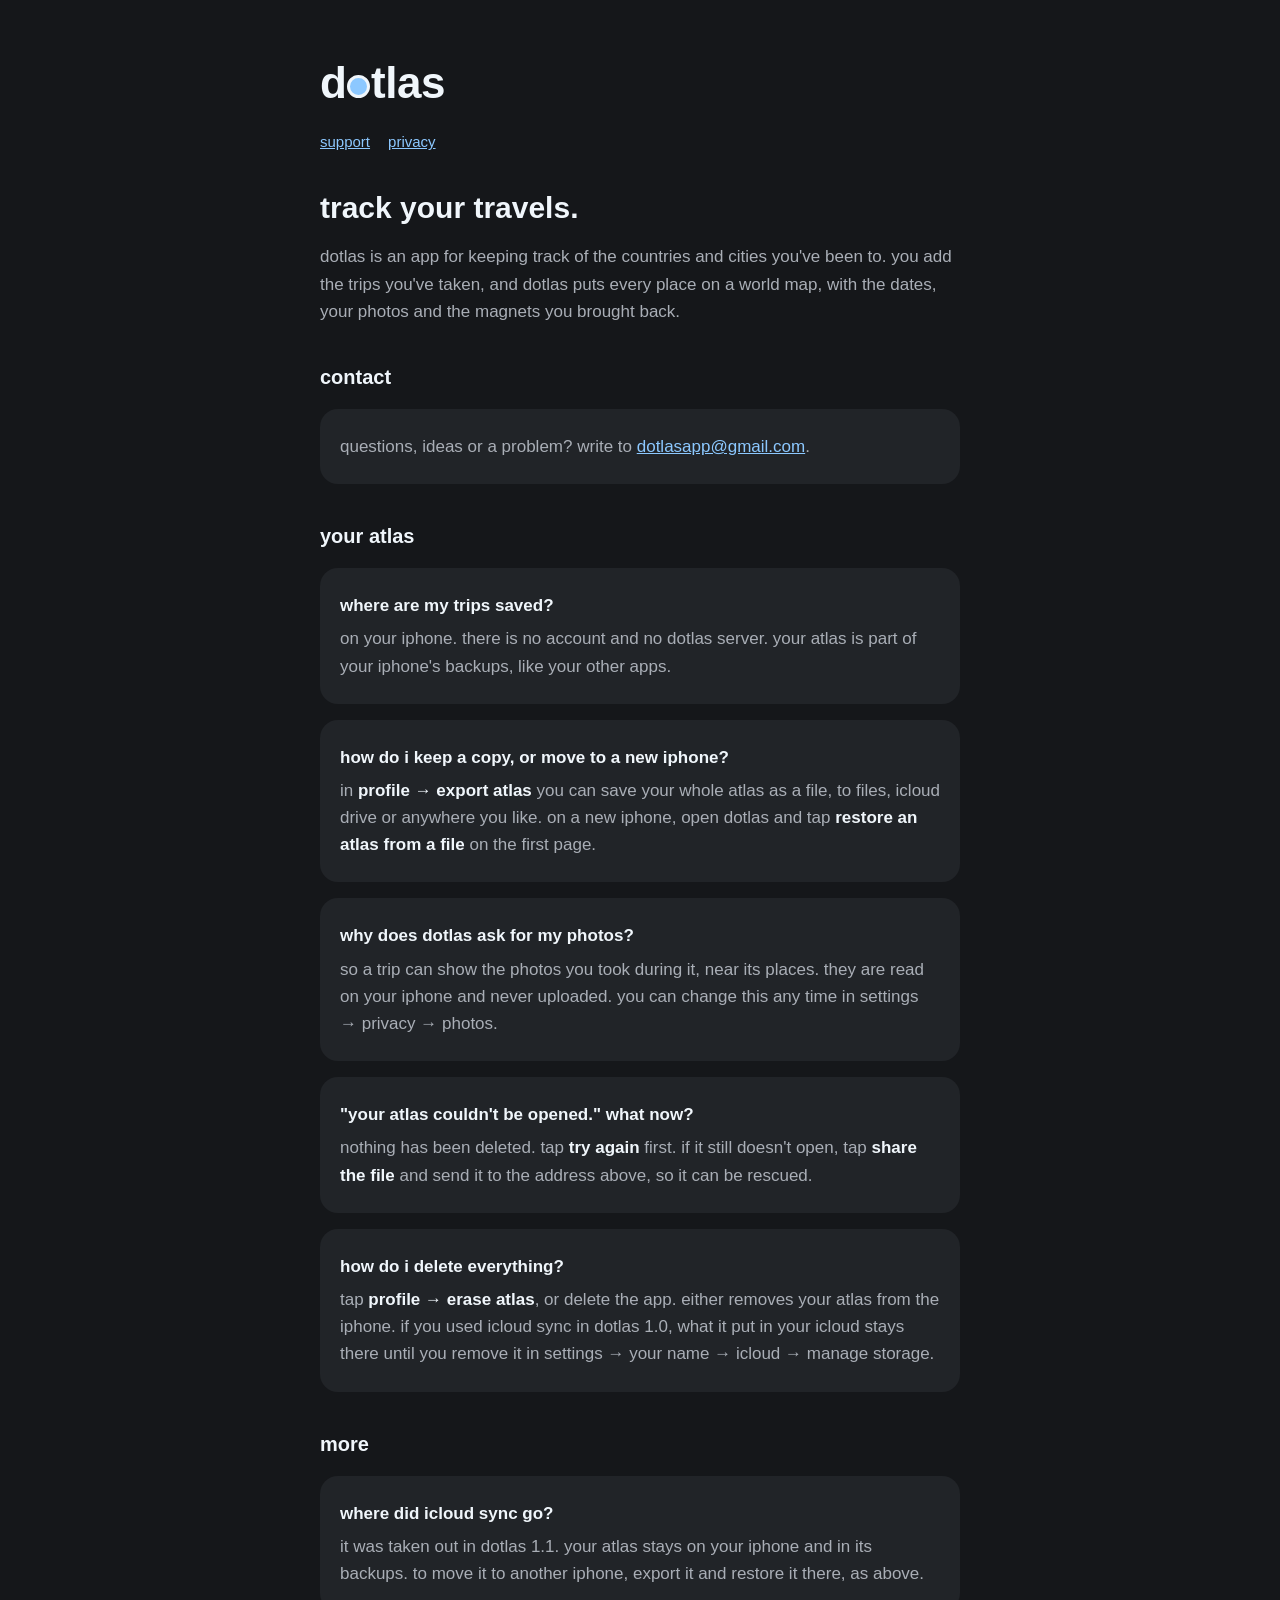
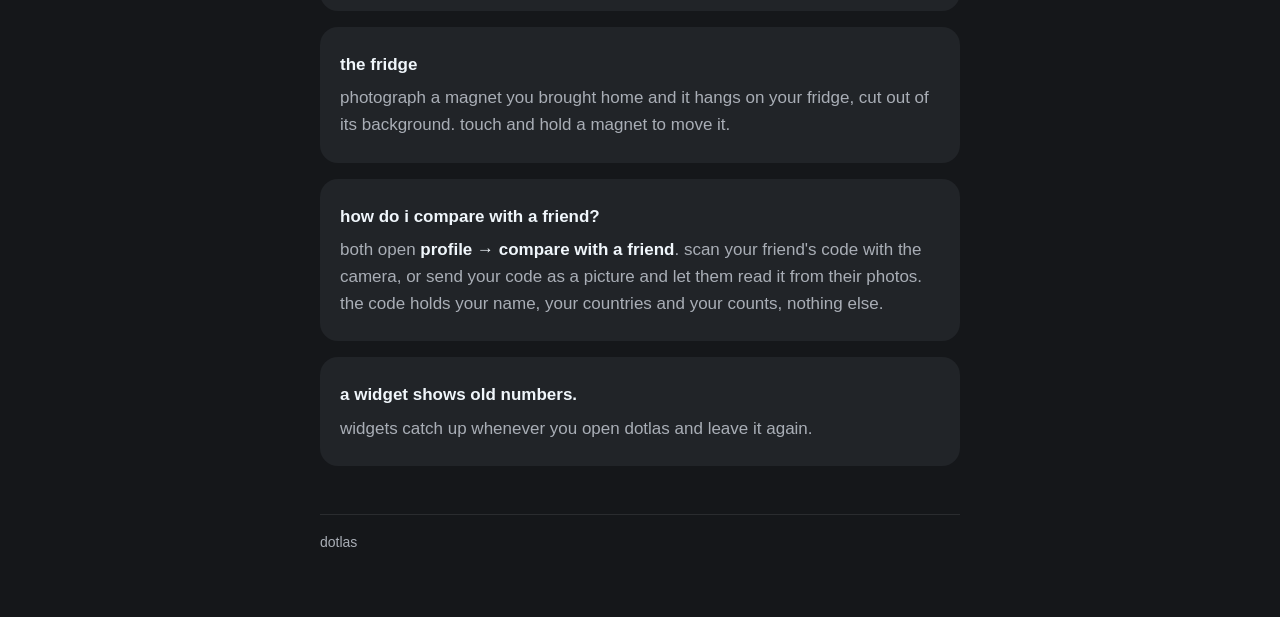
<file: index.html>
<!doctype html>
<html lang="en">
<head>
  <meta charset="utf-8">
  <meta name="viewport" content="width=device-width, initial-scale=1">
  <meta name="color-scheme" content="dark">
  <meta name="theme-color" content="#15171a">
  <title>dotlas · support</title>
  <meta name="description" content="dotlas. track your travels. help and contact.">
  <link rel="stylesheet" href="style.css">
</head>
<body>
<main>
  <p class="wordmark">d<span class="dot"></span>tlas</p>
  <nav><a href="./">support</a><a href="privacy.html">privacy</a></nav>

  <h1>track your travels.</h1>
  <p>dotlas is an app for keeping track of the countries and cities you've been to. you add the trips you've taken, and dotlas puts every place on a world map, with the dates, your photos and the magnets you brought back.</p>

  <h2>contact</h2>
  <div class="card">
    <p>questions, ideas or a problem? write to <a href="mailto:dotlasapp@gmail.com">dotlasapp@gmail.com</a>.</p>
  </div>

  <h2>your atlas</h2>

  <div class="card">
    <p><strong>where are my trips saved?</strong></p>
    <p>on your iphone. there is no account and no dotlas server. your atlas is part of your iphone's backups, like your other apps.</p>
  </div>

  <div class="card">
    <p><strong>how do i keep a copy, or move to a new iphone?</strong></p>
    <p>in <strong>profile → export atlas</strong> you can save your whole atlas as a file, to files, icloud drive or anywhere you like. on a new iphone, open dotlas and tap <strong>restore an atlas from a file</strong> on the first page.</p>
  </div>

  <div class="card">
    <p><strong>why does dotlas ask for my photos?</strong></p>
    <p>so a trip can show the photos you took during it, near its places. they are read on your iphone and never uploaded. you can change this any time in settings → privacy → photos.</p>
  </div>

  <div class="card">
    <p><strong>"your atlas couldn't be opened." what now?</strong></p>
    <p>nothing has been deleted. tap <strong>try again</strong> first. if it still doesn't open, tap <strong>share the file</strong> and send it to the address above, so it can be rescued.</p>
  </div>

  <div class="card">
    <p><strong>how do i delete everything?</strong></p>
    <p>tap <strong>profile → erase atlas</strong>, or delete the app. either removes your atlas from the iphone. if you used icloud sync in dotlas 1.0, what it put in your icloud stays there until you remove it in settings → your name → icloud → manage storage.</p>
  </div>

  <h2>more</h2>

  <div class="card">
    <p><strong>where did icloud sync go?</strong></p>
    <p>it was taken out in dotlas 1.1. your atlas stays on your iphone and in its backups. to move it to another iphone, export it and restore it there, as above.</p>
  </div>

  <div class="card">
    <p><strong>the fridge</strong></p>
    <p>photograph a magnet you brought home and it hangs on your fridge, cut out of its background. touch and hold a magnet to move it.</p>
  </div>

  <div class="card">
    <p><strong>how do i compare with a friend?</strong></p>
    <p>both open <strong>profile → compare with a friend</strong>. scan your friend's code with the camera, or send your code as a picture and let them read it from their photos. the code holds your name, your countries and your counts, nothing else.</p>
  </div>

  <div class="card">
    <p><strong>a widget shows old numbers.</strong></p>
    <p>widgets catch up whenever you open dotlas and leave it again.</p>
  </div>

  <footer>dotlas</footer>
</main>
</body>
</html>
</file>
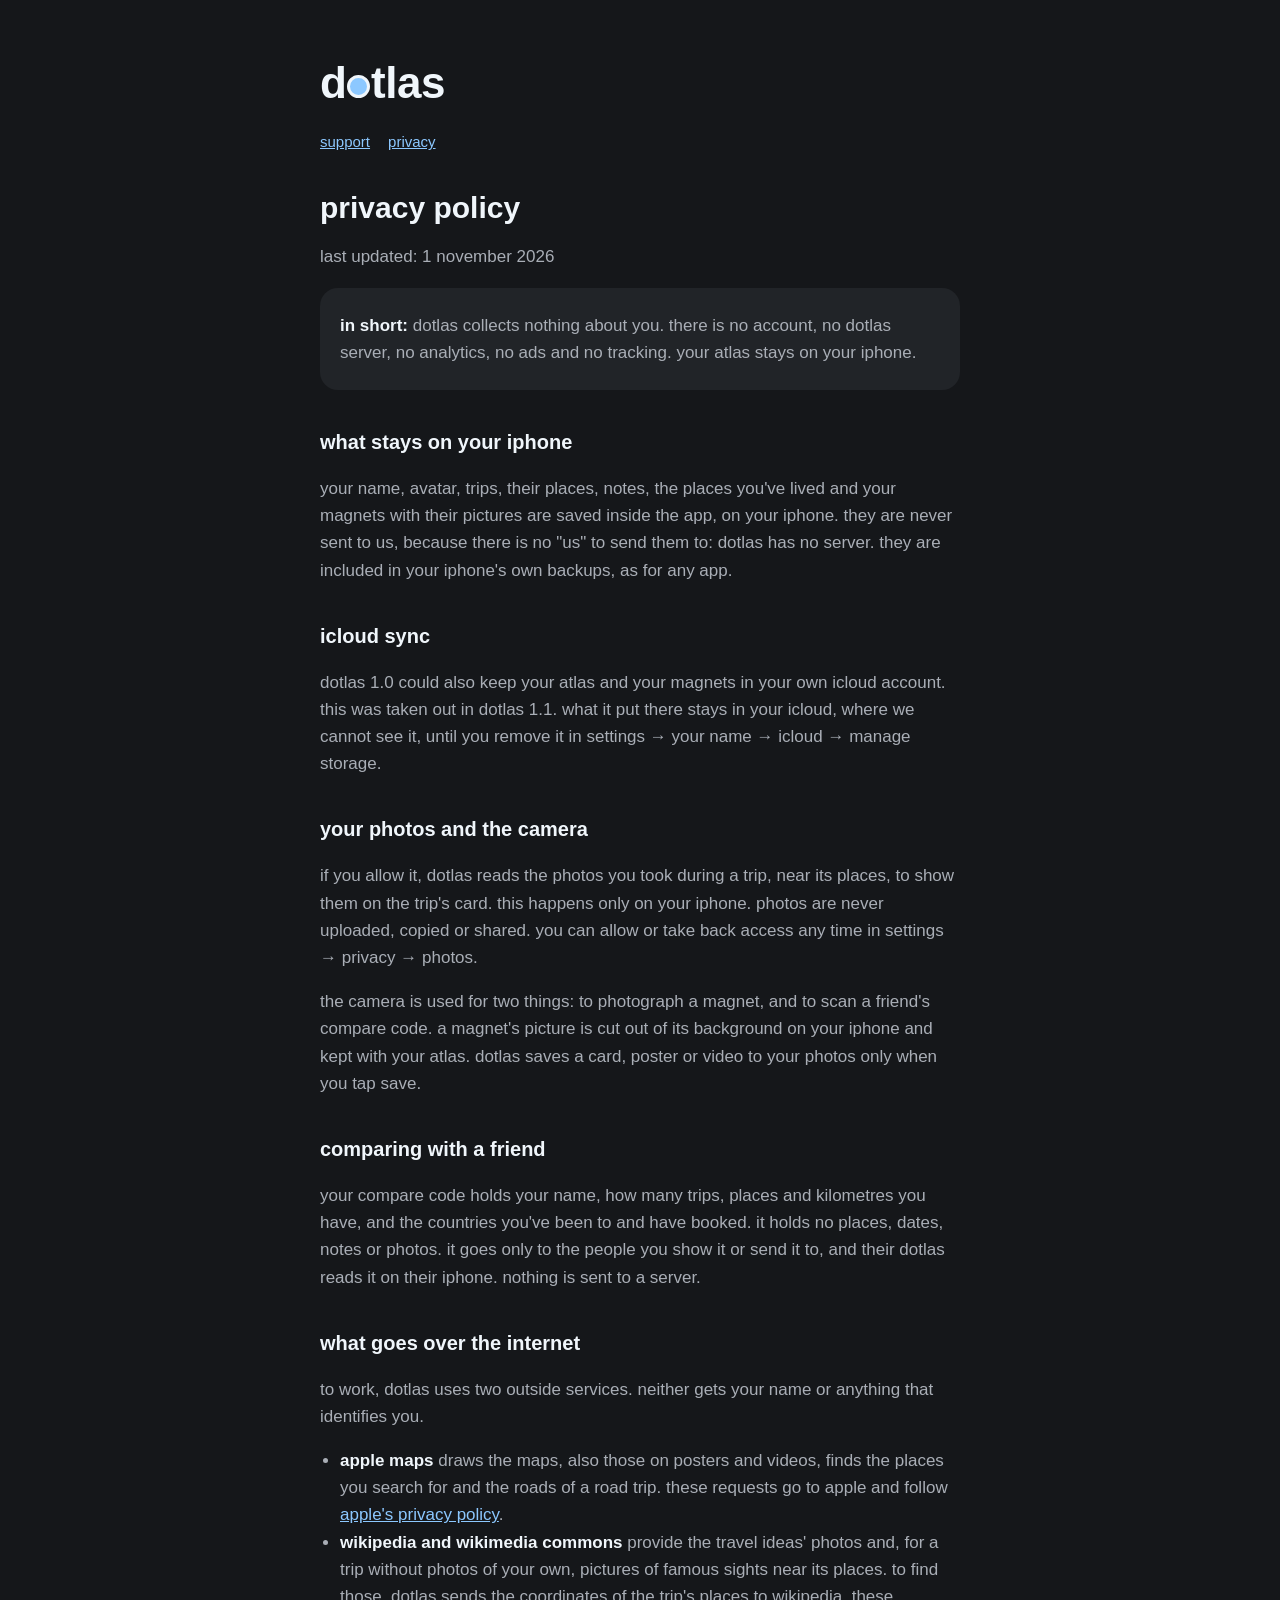
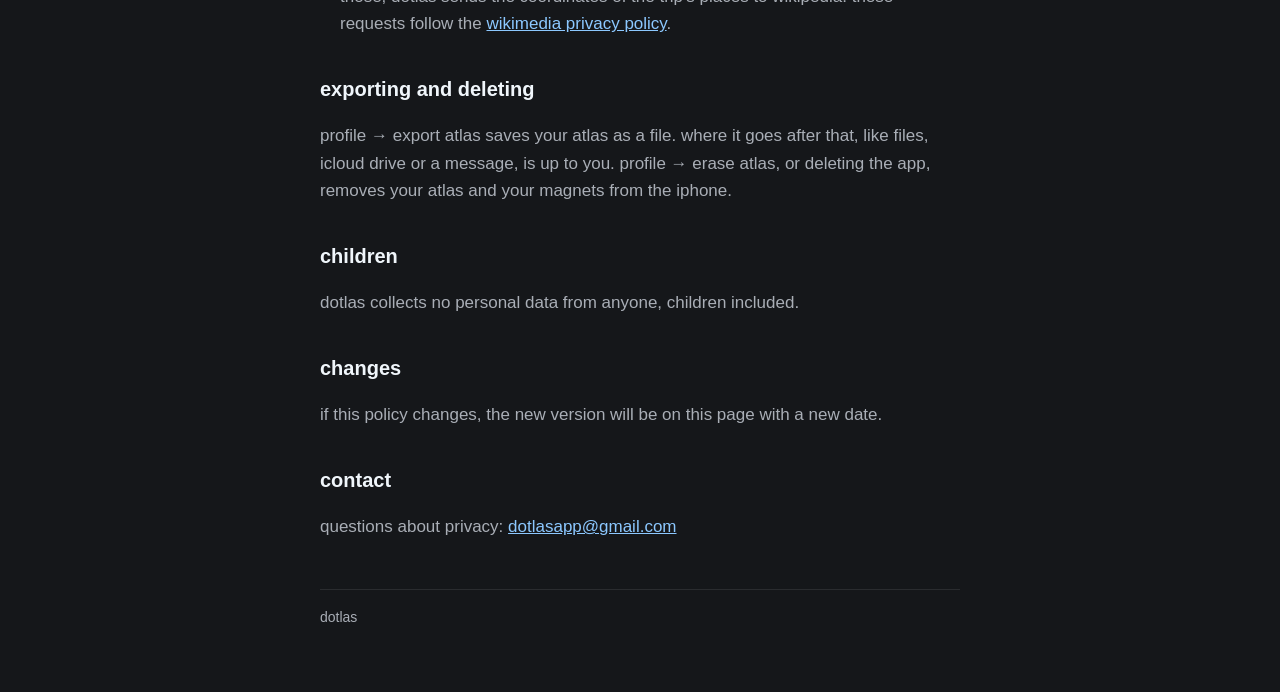
<file: privacy.html>
<!doctype html>
<html lang="en">
<head>
  <meta charset="utf-8">
  <meta name="viewport" content="width=device-width, initial-scale=1">
  <meta name="color-scheme" content="dark">
  <meta name="theme-color" content="#15171a">
  <title>dotlas · privacy</title>
  <meta name="description" content="the dotlas privacy policy: no account, no dotlas server, no tracking.">
  <link rel="stylesheet" href="style.css">
</head>
<body>
<main>
  <p class="wordmark">d<span class="dot"></span>tlas</p>
  <nav><a href="./">support</a><a href="privacy.html">privacy</a></nav>

  <h1>privacy policy</h1>
  <p>last updated: 1 november 2026</p>

  <div class="card">
    <p><strong>in short:</strong> dotlas collects nothing about you. there is no account, no dotlas server, no analytics, no ads and no tracking. your atlas stays on your iphone.</p>
  </div>

  <h2>what stays on your iphone</h2>
  <p>your name, avatar, trips, their places, notes, the places you've lived and your magnets with their pictures are saved inside the app, on your iphone. they are never sent to us, because there is no "us" to send them to: dotlas has no server. they are included in your iphone's own backups, as for any app.</p>

  <h2>icloud sync</h2>
  <p>dotlas 1.0 could also keep your atlas and your magnets in your own icloud account. this was taken out in dotlas 1.1. what it put there stays in your icloud, where we cannot see it, until you remove it in settings → your name → icloud → manage storage.</p>

  <h2>your photos and the camera</h2>
  <p>if you allow it, dotlas reads the photos you took during a trip, near its places, to show them on the trip's card. this happens only on your iphone. photos are never uploaded, copied or shared. you can allow or take back access any time in settings → privacy → photos.</p>
  <p>the camera is used for two things: to photograph a magnet, and to scan a friend's compare code. a magnet's picture is cut out of its background on your iphone and kept with your atlas. dotlas saves a card, poster or video to your photos only when you tap save.</p>

  <h2>comparing with a friend</h2>
  <p>your compare code holds your name, how many trips, places and kilometres you have, and the countries you've been to and have booked. it holds no places, dates, notes or photos. it goes only to the people you show it or send it to, and their dotlas reads it on their iphone. nothing is sent to a server.</p>

  <h2>what goes over the internet</h2>
  <p>to work, dotlas uses two outside services. neither gets your name or anything that identifies you.</p>
  <ul>
    <li><strong>apple maps</strong> draws the maps, also those on posters and videos, finds the places you search for and the roads of a road trip. these requests go to apple and follow <a href="https://www.apple.com/legal/privacy/">apple's privacy policy</a>.</li>
    <li><strong>wikipedia and wikimedia commons</strong> provide the travel ideas' photos and, for a trip without photos of your own, pictures of famous sights near its places. to find those, dotlas sends the coordinates of the trip's places to wikipedia. these requests follow the <a href="https://foundation.wikimedia.org/wiki/Policy:Privacy_policy">wikimedia privacy policy</a>.</li>
  </ul>

  <h2>exporting and deleting</h2>
  <p>profile → export atlas saves your atlas as a file. where it goes after that, like files, icloud drive or a message, is up to you. profile → erase atlas, or deleting the app, removes your atlas and your magnets from the iphone.</p>

  <h2>children</h2>
  <p>dotlas collects no personal data from anyone, children included.</p>

  <h2>changes</h2>
  <p>if this policy changes, the new version will be on this page with a new date.</p>

  <h2>contact</h2>
  <p>questions about privacy: <a href="mailto:dotlasapp@gmail.com">dotlasapp@gmail.com</a></p>

  <footer>dotlas</footer>
</main>
</body>
</html>
</file>
<file: style.css>
:root {
  --bg: #15171a;
  --card: #212428;
  --text: #f0f6fb;
  --muted: #a9aeb6;
  --accent: #8cc8ff;
  --line: rgba(255, 255, 255, 0.09);
}

* { box-sizing: border-box; }

body {
  margin: 0;
  background: var(--bg);
  color: var(--text);
  font: 17px/1.6 -apple-system, BlinkMacSystemFont, "Helvetica Neue", Arial, sans-serif;
}

main {
  max-width: 680px;
  margin: 0 auto;
  padding: 48px 20px 64px;
}

.wordmark {
  color: var(--text);
  font-size: 44px;
  font-weight: 700;
  letter-spacing: -0.01em;
  margin: 0;
  display: inline-flex;
  align-items: baseline;
}

.wordmark .dot {
  display: inline-block;
  width: 0.52em;
  height: 0.52em;
  margin: 0 0.02em;
  border-radius: 50%;
  background: var(--accent);
  border: 0.09em solid var(--text);
}

h1 { font-size: 30px; line-height: 1.2; margin: 36px 0 8px; }
h2 { font-size: 20px; margin: 36px 0 8px; }
p, li { color: var(--muted); }
strong { color: var(--text); font-weight: 600; }
ul { padding-left: 20px; }
a { color: var(--accent); }

.card {
  background: var(--card);
  border-radius: 18px;
  padding: 18px 20px;
  margin: 16px 0;
}

.card p { margin: 6px 0; }

.tag {
  display: inline-block;
  margin-left: 6px;
  padding: 1px 7px;
  border-radius: 8px;
  background: rgba(140, 200, 255, 0.16);
  color: var(--accent);
  font-size: 12px;
  font-weight: 600;
  vertical-align: 2px;
}

nav {
  display: flex;
  gap: 18px;
  margin-top: 12px;
  font-size: 15px;
}

footer {
  margin-top: 48px;
  padding-top: 16px;
  border-top: 1px solid var(--line);
  font-size: 14px;
  color: var(--muted);
}
</file>
